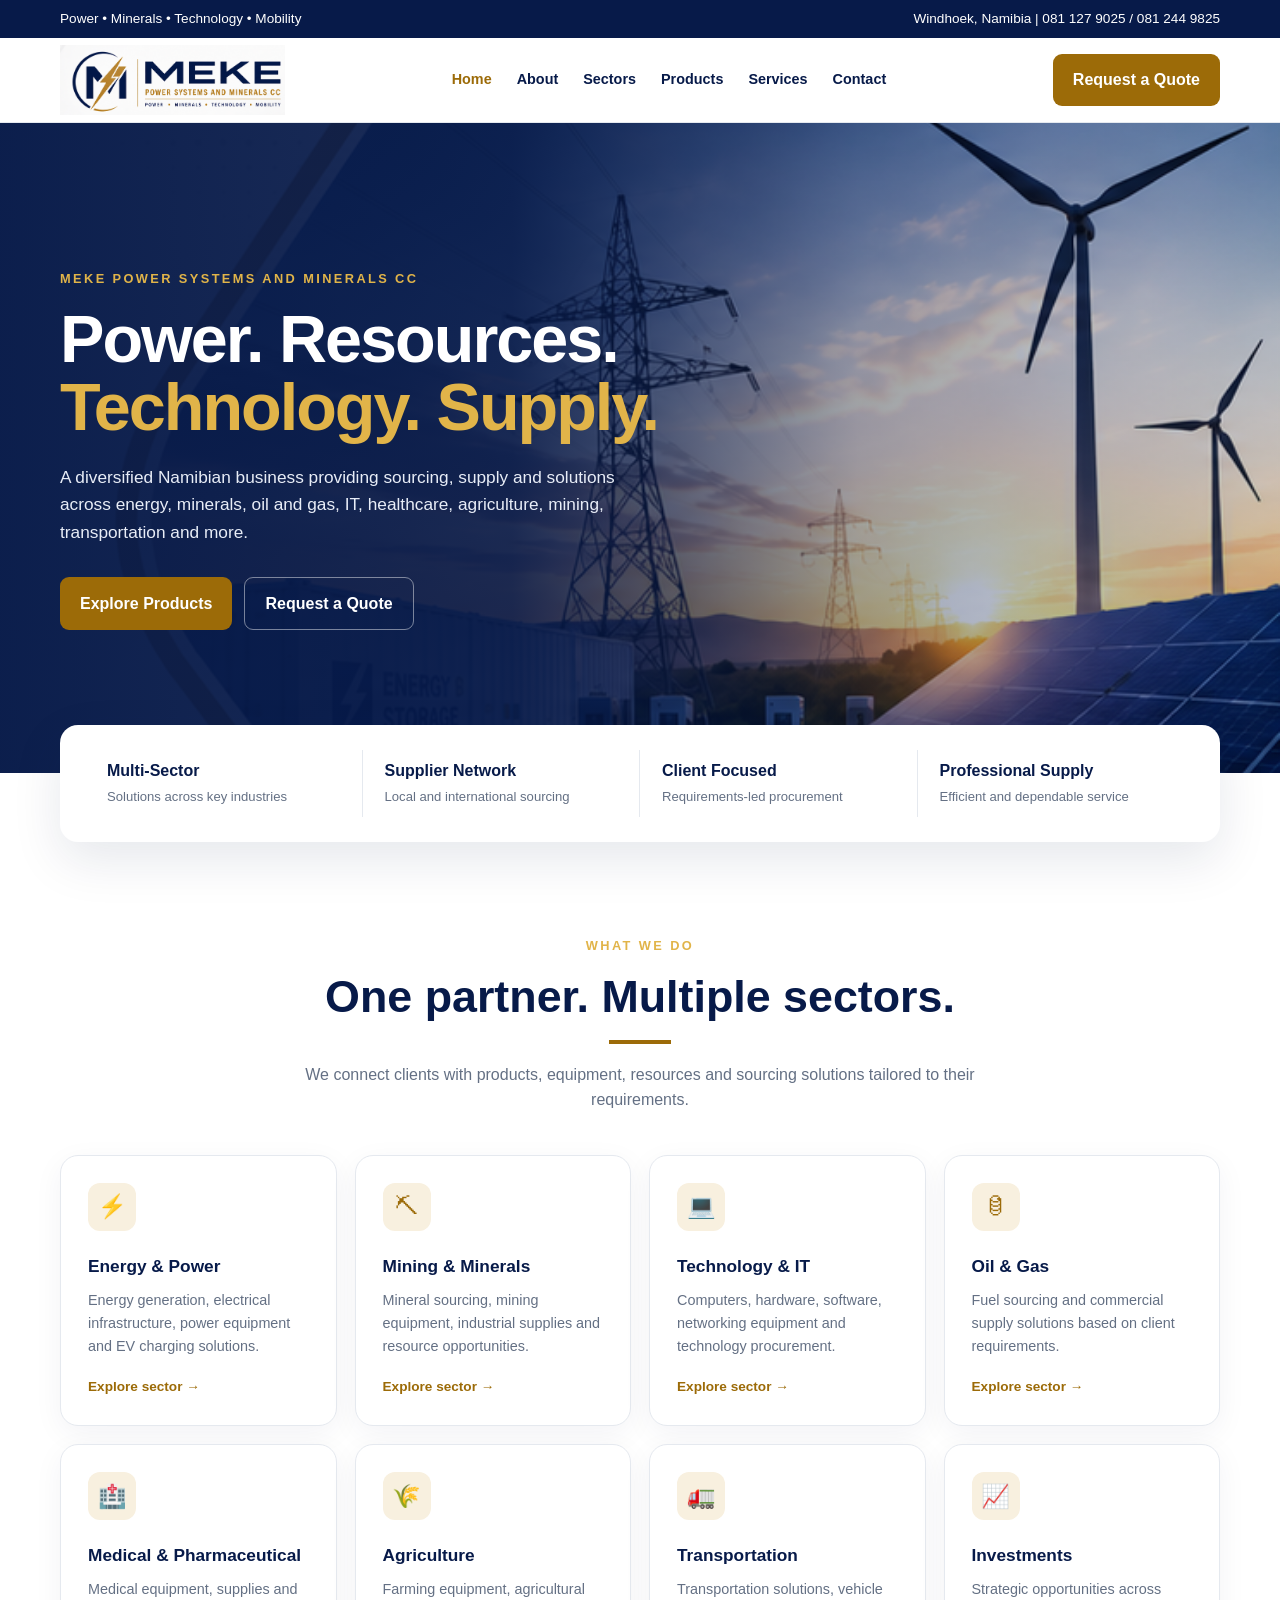
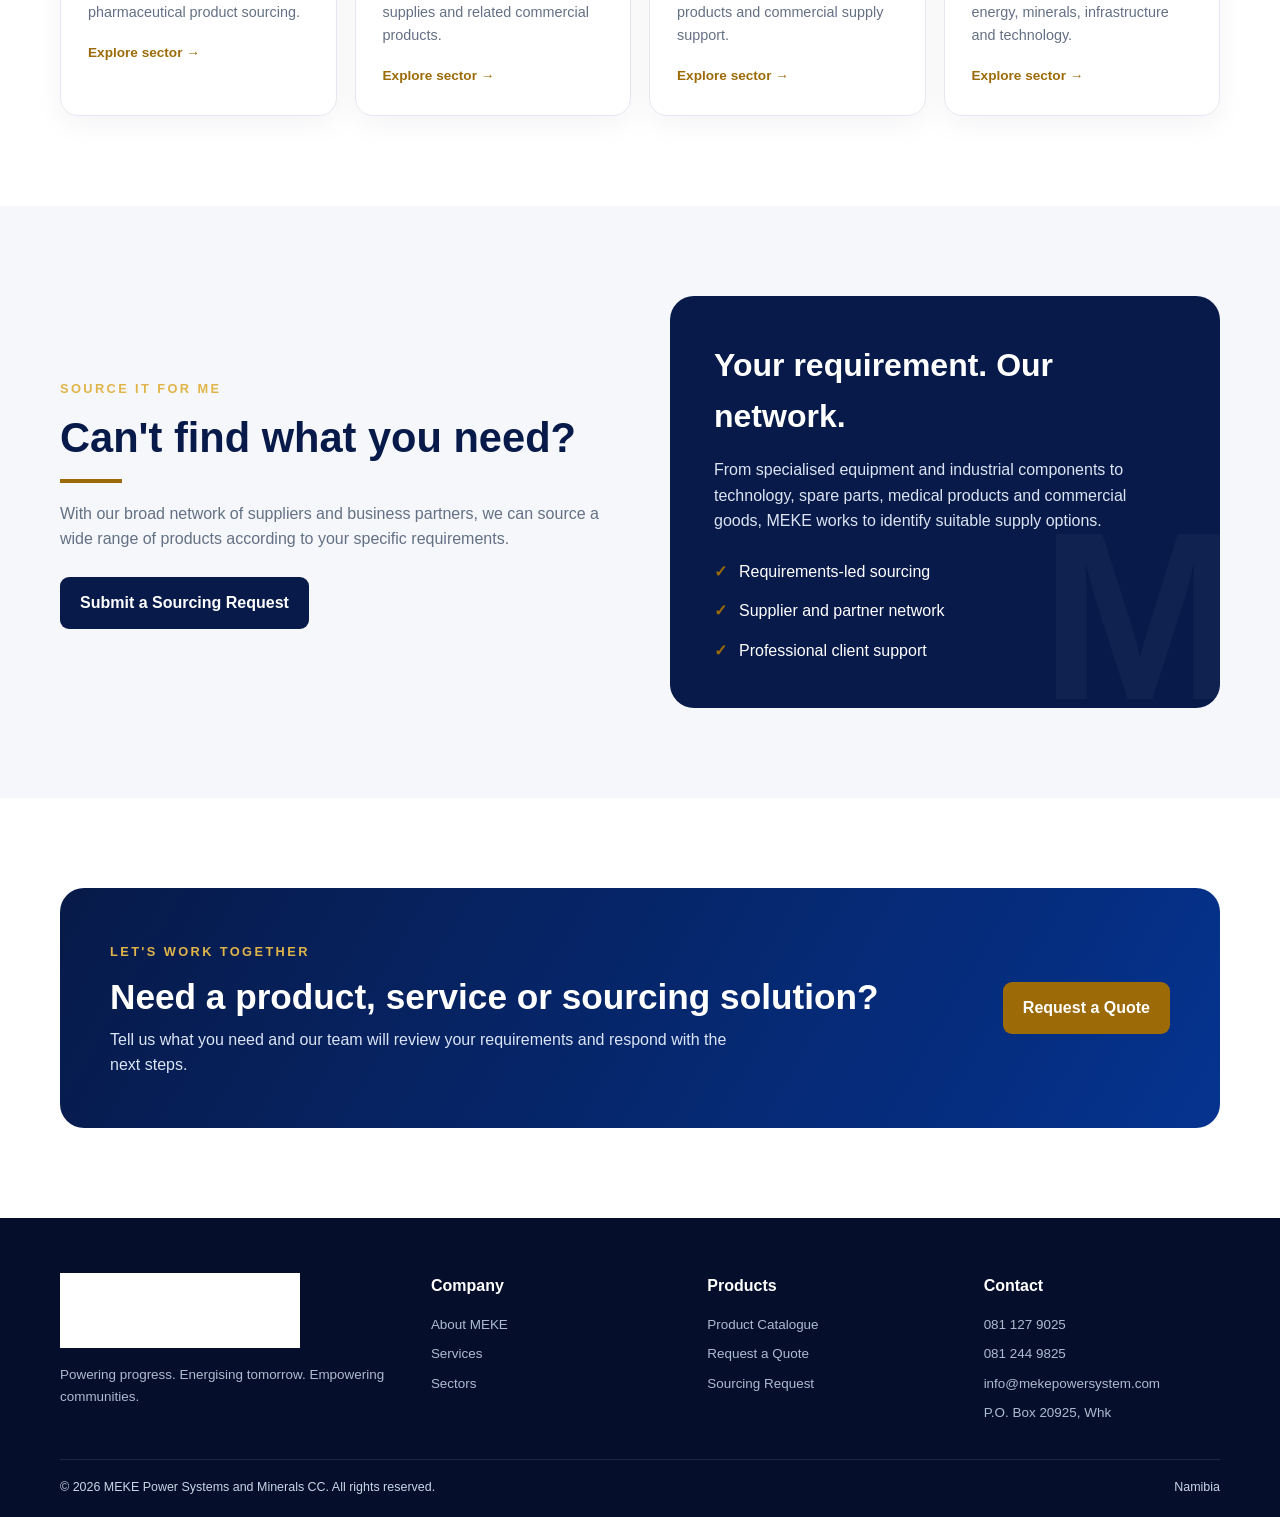
<file: index.html>
<!doctype html>
<html lang="en">

<head>
    <meta charset="utf-8">
    <meta name="viewport" content="width=device-width,initial-scale=1">
    <title>MEKE Power Systems and Minerals CC | Power • Resources • Technology</title>
    <meta name="description"
        content="MEKE Power Systems and Minerals CC - diversified sourcing, supply, power, minerals, technology, industrial and commercial solutions.">
    <link rel="stylesheet" href="css/style.css">
</head>

<body>
    <div class="topbar">
        <div class="container"><span>Power • Minerals • Technology • Mobility</span><span>Windhoek, Namibia | 081 127
                9025 / 081 244 9825</span></div>
    </div>
    <header class="navbar">
        <div class="container nav-inner"><a class="brand" href="index.html"><img src="assets/meke-logo.png"
                    alt="MEKE Power Systems and Minerals CC"></a><button class="menu" aria-label="Open menu">☰</button>
            <nav class="nav-links"><a class="active" href="index.html">Home</a><a href="about.html">About</a><a
                    href="sectors.html">Sectors</a><a href="products.html">Products</a><a
                    href="services.html">Services</a><a href="contact.html">Contact</a></nav><a class="nav-cta"
                href="quote.html">Request a Quote</a>
        </div>
    </header>
    <main>
        <section class="hero"><img class="hero-bg" src="assets/hero-energy.png" alt="Energy and power infrastructure">
            <div class="container hero-content">
                <div class="hero-copy"><span class="eyebrow">MEKE POWER SYSTEMS AND MINERALS CC</span>
                    <h1>Power. Resources.<br><span>Technology. Supply.</span></h1>
                    <p>A diversified Namibian business providing sourcing, supply and solutions across energy, minerals,
                        oil and gas, IT, healthcare, agriculture, mining, transportation and more.</p>
                    <div class="hero-actions"><a class="btn btn-gold" href="products.html">Explore Products</a><a
                            class="btn btn-outline" href="quote.html">Request a Quote</a></div>
                </div>
            </div>
        </section>
        <section class="trust-strip">
            <div class="container trust-grid">
                <div class="trust-item"><strong>Multi-Sector</strong><span>Solutions across key industries</span></div>
                <div class="trust-item"><strong>Supplier Network</strong><span>Local and international sourcing</span>
                </div>
                <div class="trust-item"><strong>Client Focused</strong><span>Requirements-led procurement</span></div>
                <div class="trust-item"><strong>Professional Supply</strong><span>Efficient and dependable
                        service</span></div>
            </div>
        </section>
        <section class="section">
            <div class="container">
                <div class="section-head center"><span class="eyebrow">WHAT WE DO</span>
                    <h2>One partner. Multiple sectors.</h2>
                    <div class="gold-line"></div>
                    <p>We connect clients with products, equipment, resources and sourcing solutions tailored to their
                        requirements.</p>
                </div>
                <div class="sector-grid">
                    <article class="card sector-card">
                        <div class="sector-icon">⚡</div>
                        <h3>Energy & Power</h3>
                        <p>Energy generation, electrical infrastructure, power equipment and EV charging solutions.</p>
                        <a href="sectors.html#energy">Explore sector →</a>
                    </article>
                    <article class="card sector-card">
                        <div class="sector-icon">⛏</div>
                        <h3>Mining & Minerals</h3>
                        <p>Mineral sourcing, mining equipment, industrial supplies and resource opportunities.</p><a
                            href="sectors.html#mining">Explore sector →</a>
                    </article>
                    <article class="card sector-card">
                        <div class="sector-icon">💻</div>
                        <h3>Technology & IT</h3>
                        <p>Computers, hardware, software, networking equipment and technology procurement.</p><a
                            href="sectors.html#it">Explore sector →</a>
                    </article>
                    <article class="card sector-card">
                        <div class="sector-icon">🛢</div>
                        <h3>Oil & Gas</h3>
                        <p>Fuel sourcing and commercial supply solutions based on client requirements.</p><a
                            href="sectors.html#oil">Explore sector →</a>
                    </article>
                    <article class="card sector-card">
                        <div class="sector-icon">🏥</div>
                        <h3>Medical & Pharmaceutical</h3>
                        <p>Medical equipment, supplies and pharmaceutical product sourcing.</p><a
                            href="sectors.html#medical">Explore sector →</a>
                    </article>
                    <article class="card sector-card">
                        <div class="sector-icon">🌾</div>
                        <h3>Agriculture</h3>
                        <p>Farming equipment, agricultural supplies and related commercial products.</p><a
                            href="sectors.html#agriculture">Explore sector →</a>
                    </article>
                    <article class="card sector-card">
                        <div class="sector-icon">🚛</div>
                        <h3>Transportation</h3>
                        <p>Transportation solutions, vehicle products and commercial supply support.</p><a
                            href="sectors.html#transport">Explore sector →</a>
                    </article>
                    <article class="card sector-card">
                        <div class="sector-icon">📈</div>
                        <h3>Investments</h3>
                        <p>Strategic opportunities across energy, minerals, infrastructure and technology.</p><a
                            href="sectors.html#investments">Explore sector →</a>
                    </article>
                </div>
            </div>
        </section>
        <section class="section alt">
            <div class="container split">
                <div><span class="eyebrow">SOURCE IT FOR ME</span>
                    <h2 style="color:var(--navy);font-size:2.6rem;line-height:1.1">Can't find what you need?</h2>
                    <div class="gold-line"></div>
                    <p style="color:var(--muted);max-width:620px">With our broad network of suppliers and business
                        partners, we can source a wide range of products according to your specific requirements.</p>
                    <div style="margin-top:25px"><a class="btn btn-navy" href="quote.html?type=sourcing">Submit a
                            Sourcing Request</a></div>
                </div>
                <div class="about-panel">
                    <h3>Your requirement. Our network.</h3>
                    <p>From specialised equipment and industrial components to technology, spare parts, medical products
                        and commercial goods, MEKE works to identify suitable supply options.</p>
                    <div class="checklist">
                        <div class="check"><b>✓</b><span>Requirements-led sourcing</span></div>
                        <div class="check"><b>✓</b><span>Supplier and partner network</span></div>
                        <div class="check"><b>✓</b><span>Professional client support</span></div>
                    </div>
                </div>
            </div>
        </section>
        <section class="section">
            <div class="container">
                <div class="banner">
                    <div><span class="eyebrow">LET'S WORK TOGETHER</span>
                        <h2>Need a product, service or sourcing solution?</h2>
                        <p>Tell us what you need and our team will review your requirements and respond with the next
                            steps.</p>
                    </div><a class="btn btn-gold" href="quote.html">Request a Quote</a>
                </div>
            </div>
        </section>
    </main>
    <footer class="footer">
        <div class="container footer-grid">
            <div class="footer-brand"><img src="assets/meke-logo.png" alt="MEKE">
                <p>Powering progress. Energising tomorrow. Empowering communities.</p>
            </div>
            <div>
                <h4>Company</h4>
                <ul>
                    <li><a href="about.html">About MEKE</a></li>
                    <li><a href="services.html">Services</a></li>
                    <li><a href="sectors.html">Sectors</a></li>
                </ul>
            </div>
            <div>
                <h4>Products</h4>
                <ul>
                    <li><a href="products.html">Product Catalogue</a></li>
                    <li><a href="quote.html">Request a Quote</a></li>
                    <li><a href="quote.html?type=sourcing">Sourcing Request</a></li>
                </ul>
            </div>
            <div>
                <h4>Contact</h4>
                <ul>
                    <li>081 127 9025</li>
                    <li>081 244 9825</li>
                    <li>info@mekepowersystem.com</li>
                    <li>P.O. Box 20925, Whk</li>
                </ul>
            </div>
        </div>
        <div class="container copyright"><span>© <span id="year"></span> MEKE Power Systems and Minerals CC. All rights
                reserved.</span><span>Namibia</span></div>
    </footer>
    <script src="js/main.js"></script>
</body>

</html>
</file>
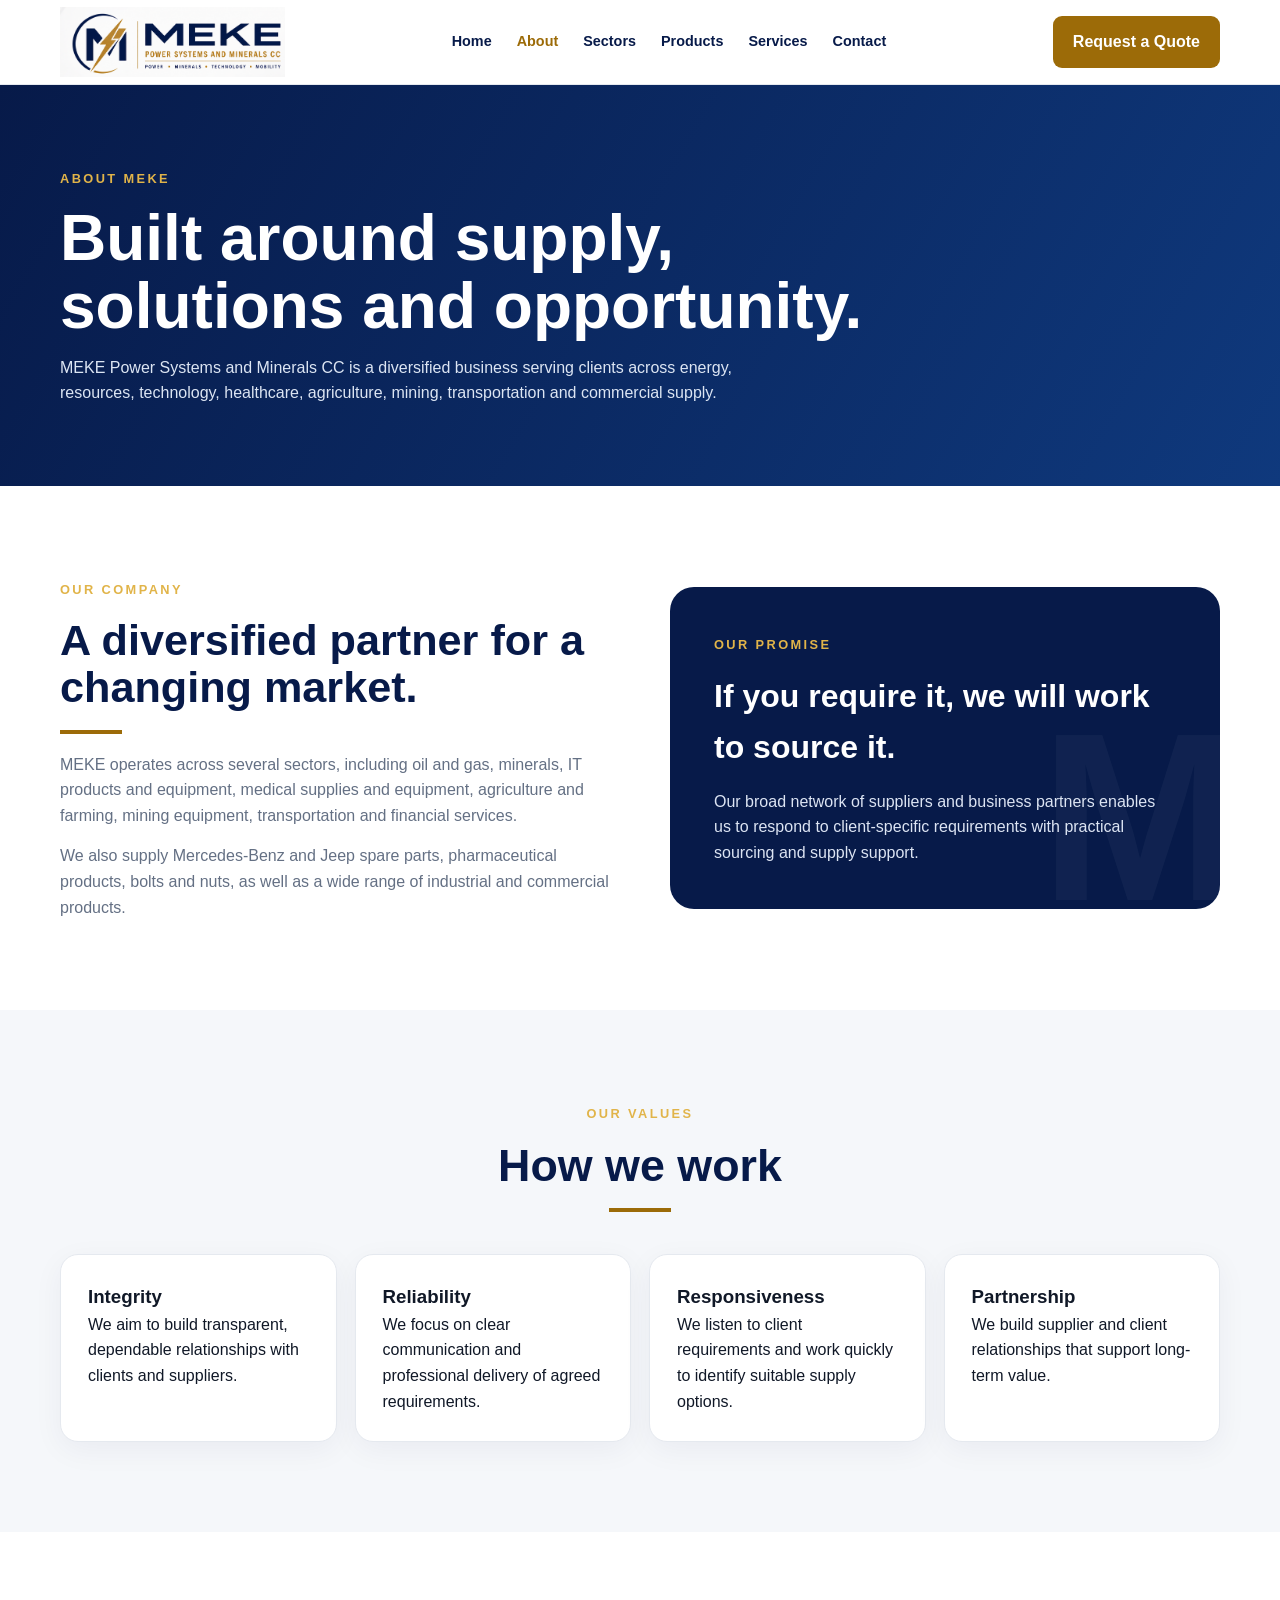
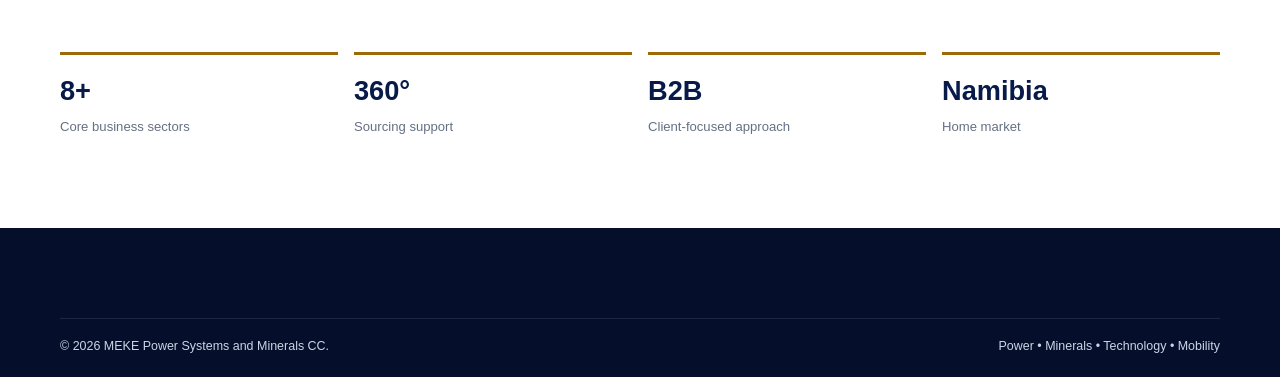
<file: about.html>
<!doctype html><html lang="en"><head><meta charset="utf-8"><meta name="viewport" content="width=device-width,initial-scale=1"><title>About | MEKE Power Systems and Minerals CC</title><link rel="stylesheet" href="css/style.css"></head><body><header class="navbar"><div class="container nav-inner"><a class="brand" href="index.html"><img src="assets/meke-logo.png" alt="MEKE"></a><button class="menu">☰</button><nav class="nav-links"><a href="index.html">Home</a><a class="active" href="about.html">About</a><a href="sectors.html">Sectors</a><a href="products.html">Products</a><a href="services.html">Services</a><a href="contact.html">Contact</a></nav><a class="nav-cta" href="quote.html">Request a Quote</a></div></header><section class="page-hero"><div class="container"><span class="eyebrow">ABOUT MEKE</span><h1>Built around supply,<br>solutions and opportunity.</h1><p>MEKE Power Systems and Minerals CC is a diversified business serving clients across energy, resources, technology, healthcare, agriculture, mining, transportation and commercial supply.</p></div></section><section class="section"><div class="container split"><div><span class="eyebrow">OUR COMPANY</span><h2 style="font-size:2.7rem;color:var(--navy);line-height:1.1">A diversified partner for a changing market.</h2><div class="gold-line"></div><p style="color:var(--muted)">MEKE operates across several sectors, including oil and gas, minerals, IT products and equipment, medical supplies and equipment, agriculture and farming, mining equipment, transportation and financial services.</p><p style="color:var(--muted);margin-top:15px">We also supply Mercedes-Benz and Jeep spare parts, pharmaceutical products, bolts and nuts, as well as a wide range of industrial and commercial products.</p></div><div class="about-panel"><span class="eyebrow">OUR PROMISE</span><h3>If you require it, we will work to source it.</h3><p>Our broad network of suppliers and business partners enables us to respond to client-specific requirements with practical sourcing and supply support.</p></div></div></section><section class="section alt"><div class="container"><div class="section-head center"><span class="eyebrow">OUR VALUES</span><h2>How we work</h2><div class="gold-line"></div></div><div class="sector-grid"><div class="card"><h3>Integrity</h3><p>We aim to build transparent, dependable relationships with clients and suppliers.</p></div><div class="card"><h3>Reliability</h3><p>We focus on clear communication and professional delivery of agreed requirements.</p></div><div class="card"><h3>Responsiveness</h3><p>We listen to client requirements and work quickly to identify suitable supply options.</p></div><div class="card"><h3>Partnership</h3><p>We build supplier and client relationships that support long-term value.</p></div></div></div></section><section class="section"><div class="container"><div class="stats"><div class="stat"><strong>8+</strong><span>Core business sectors</span></div><div class="stat"><strong>360°</strong><span>Sourcing support</span></div><div class="stat"><strong>B2B</strong><span>Client-focused approach</span></div><div class="stat"><strong>Namibia</strong><span>Home market</span></div></div></div></section><footer class="footer"><div class="container copyright"><span>© <span id="year"></span> MEKE Power Systems and Minerals CC.</span><span>Power • Minerals • Technology • Mobility</span></div></footer><script src="js/main.js"></script></body></html>
</file>
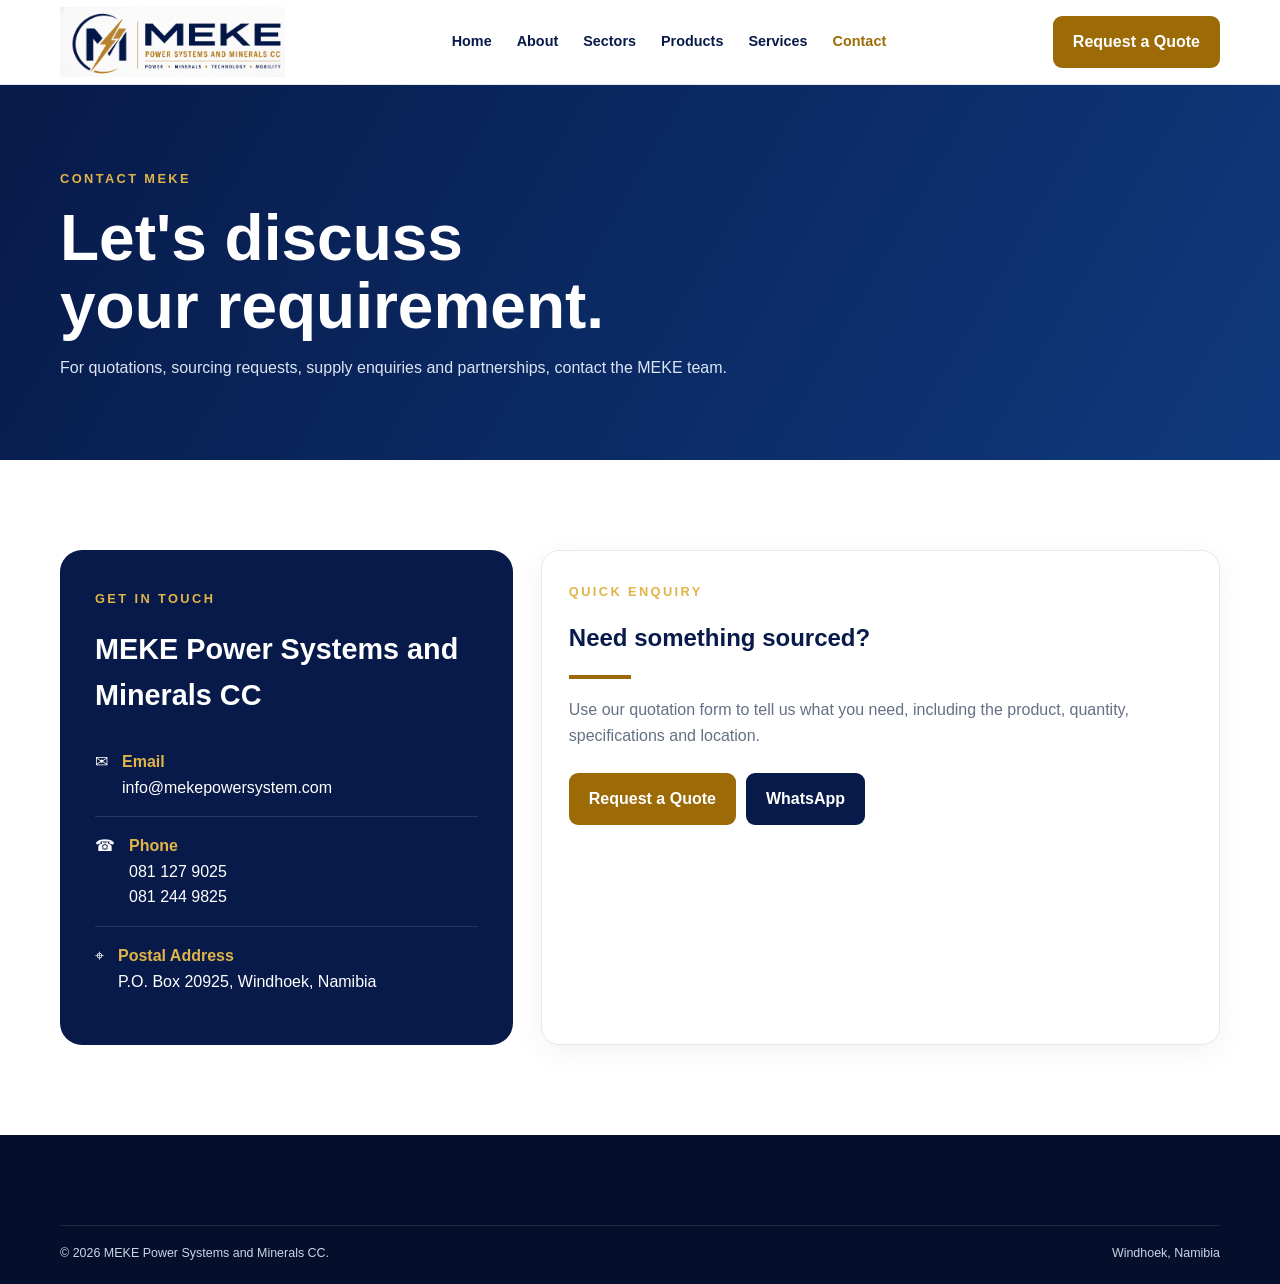
<file: contact.html>
<!doctype html>
<html lang="en">

<head>
    <meta charset="utf-8">
    <meta name="viewport" content="width=device-width,initial-scale=1">
    <title>Contact | MEKE Power Systems and Minerals CC</title>
    <link rel="stylesheet" href="css/style.css">
</head>

<body>
    <header class="navbar">
        <div class="container nav-inner"><a class="brand" href="index.html"><img src="assets/meke-logo.png"
                    alt="MEKE"></a><button class="menu">☰</button>
            <nav class="nav-links"><a href="index.html">Home</a><a href="about.html">About</a><a
                    href="sectors.html">Sectors</a><a href="products.html">Products</a><a
                    href="services.html">Services</a><a class="active" href="contact.html">Contact</a></nav><a
                class="nav-cta" href="quote.html">Request a Quote</a>
        </div>
    </header>
    <section class="page-hero">
        <div class="container"><span class="eyebrow">CONTACT MEKE</span>
            <h1>Let's discuss<br>your requirement.</h1>
            <p>For quotations, sourcing requests, supply enquiries and partnerships, contact the MEKE team.</p>
        </div>
    </section>
    <section class="section">
        <div class="container contact-grid">
            <div class="contact-card"><span class="eyebrow">GET IN TOUCH</span>
                <h3>MEKE Power Systems and Minerals CC</h3>
                <div class="contact-row">
                    <div>✉</div>
                    <div><b>Email</b><a href="mailto:info@mekepowersystem.com">info@mekepowersystem.com</a></div>
                </div>
                <div class="contact-row">
                    <div>☎</div>
                    <div><b>Phone</b><a href="tel:+264811279025">081 127 9025</a><br><a href="tel:+264812449825">081 244
                            9825</a></div>
                </div>
                <div class="contact-row">
                    <div>⌖</div>
                    <div><b>Postal Address</b>P.O. Box 20925, Windhoek, Namibia</div>
                </div>
            </div>
            <div class="card"><span class="eyebrow">QUICK ENQUIRY</span>
                <h2 style="color:var(--navy)">Need something sourced?</h2>
                <div class="gold-line"></div>
                <p style="color:var(--muted)">Use our quotation form to tell us what you need, including the product,
                    quantity, specifications and location.</p>
                <div style="display:flex;gap:10px;flex-wrap:wrap;margin-top:25px"><a class="btn btn-gold"
                        href="quote.html">Request a Quote</a><a class="btn btn-navy"
                        href="https://wa.me/264811279025?text=Hello%20MEKE%2C%20I%20would%20like%20to%20make%20an%20enquiry."
                        target="_blank">WhatsApp</a></div>
            </div>
        </div>
    </section>
    <footer class="footer">
        <div class="container copyright"><span>© <span id="year"></span> MEKE Power Systems and Minerals
                CC.</span><span>Windhoek, Namibia</span></div>
    </footer>
    <script src="js/main.js"></script>
</body>

</html>
</file>
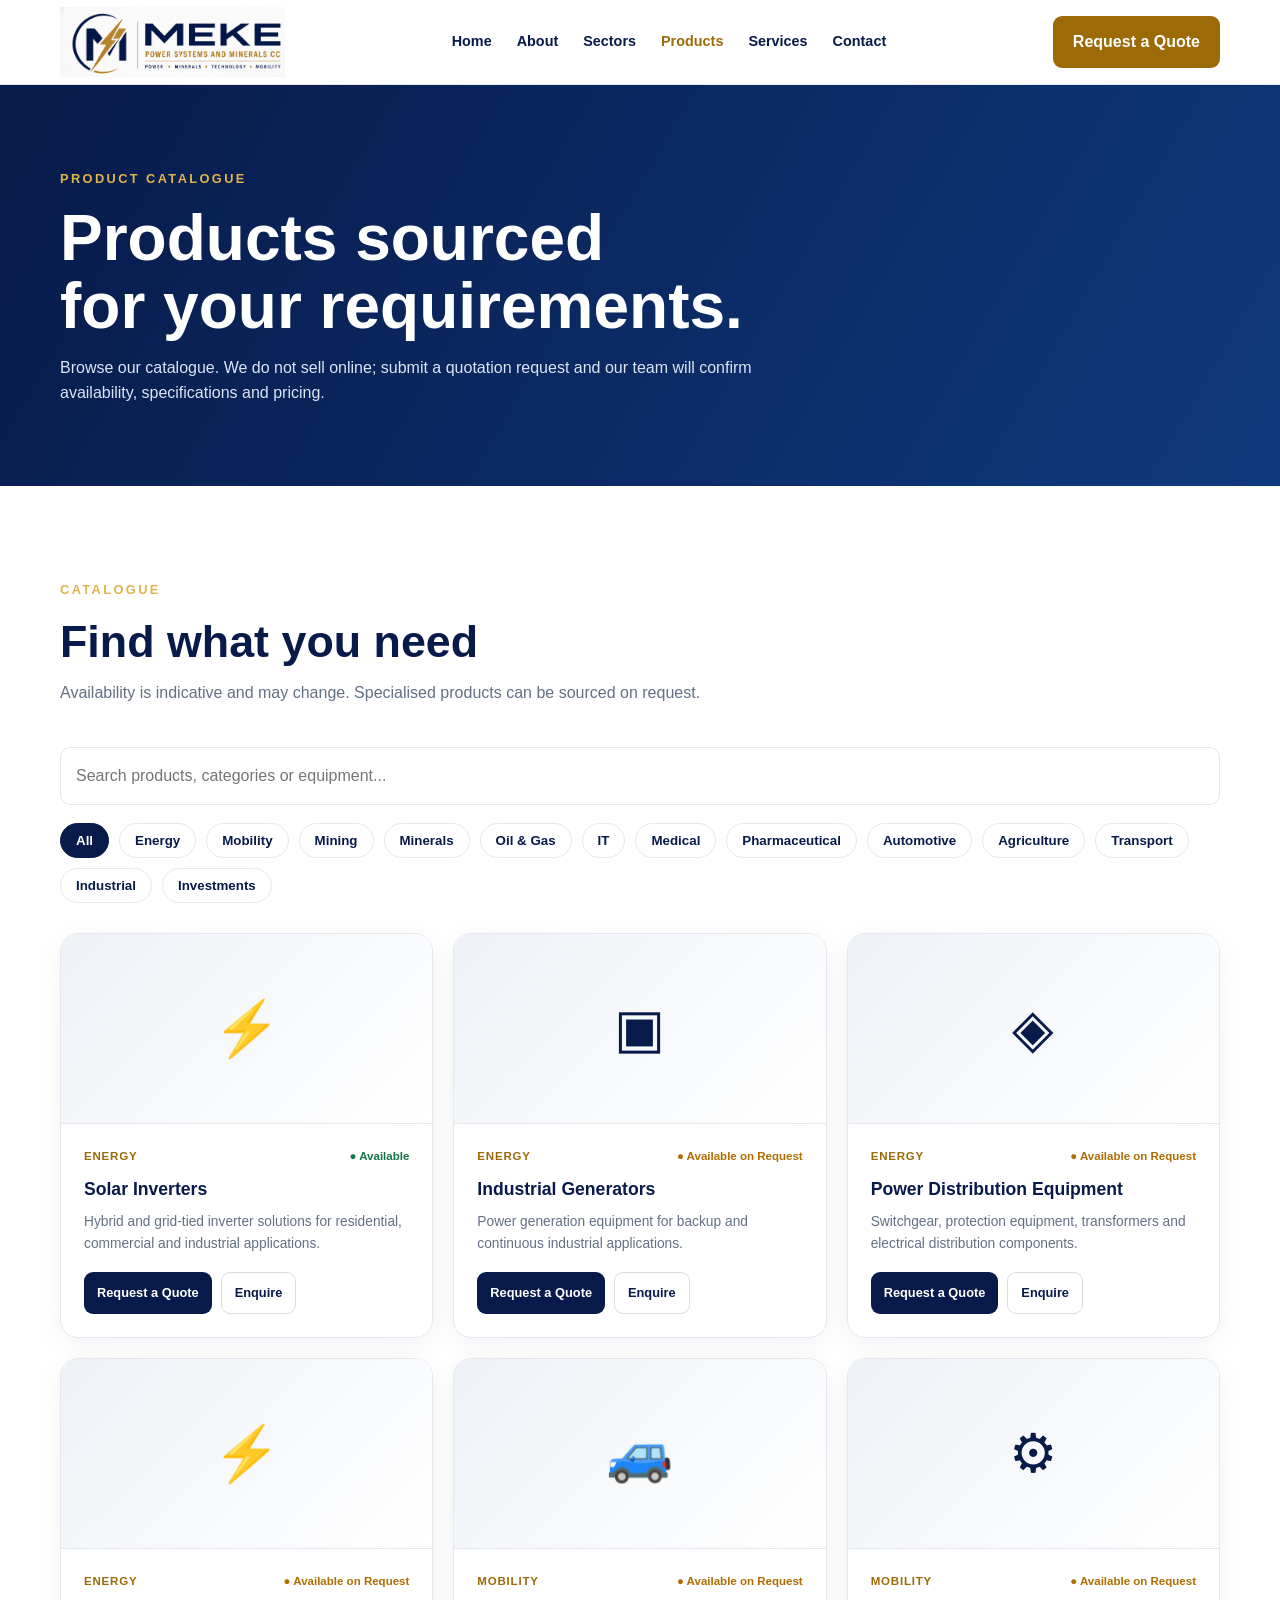
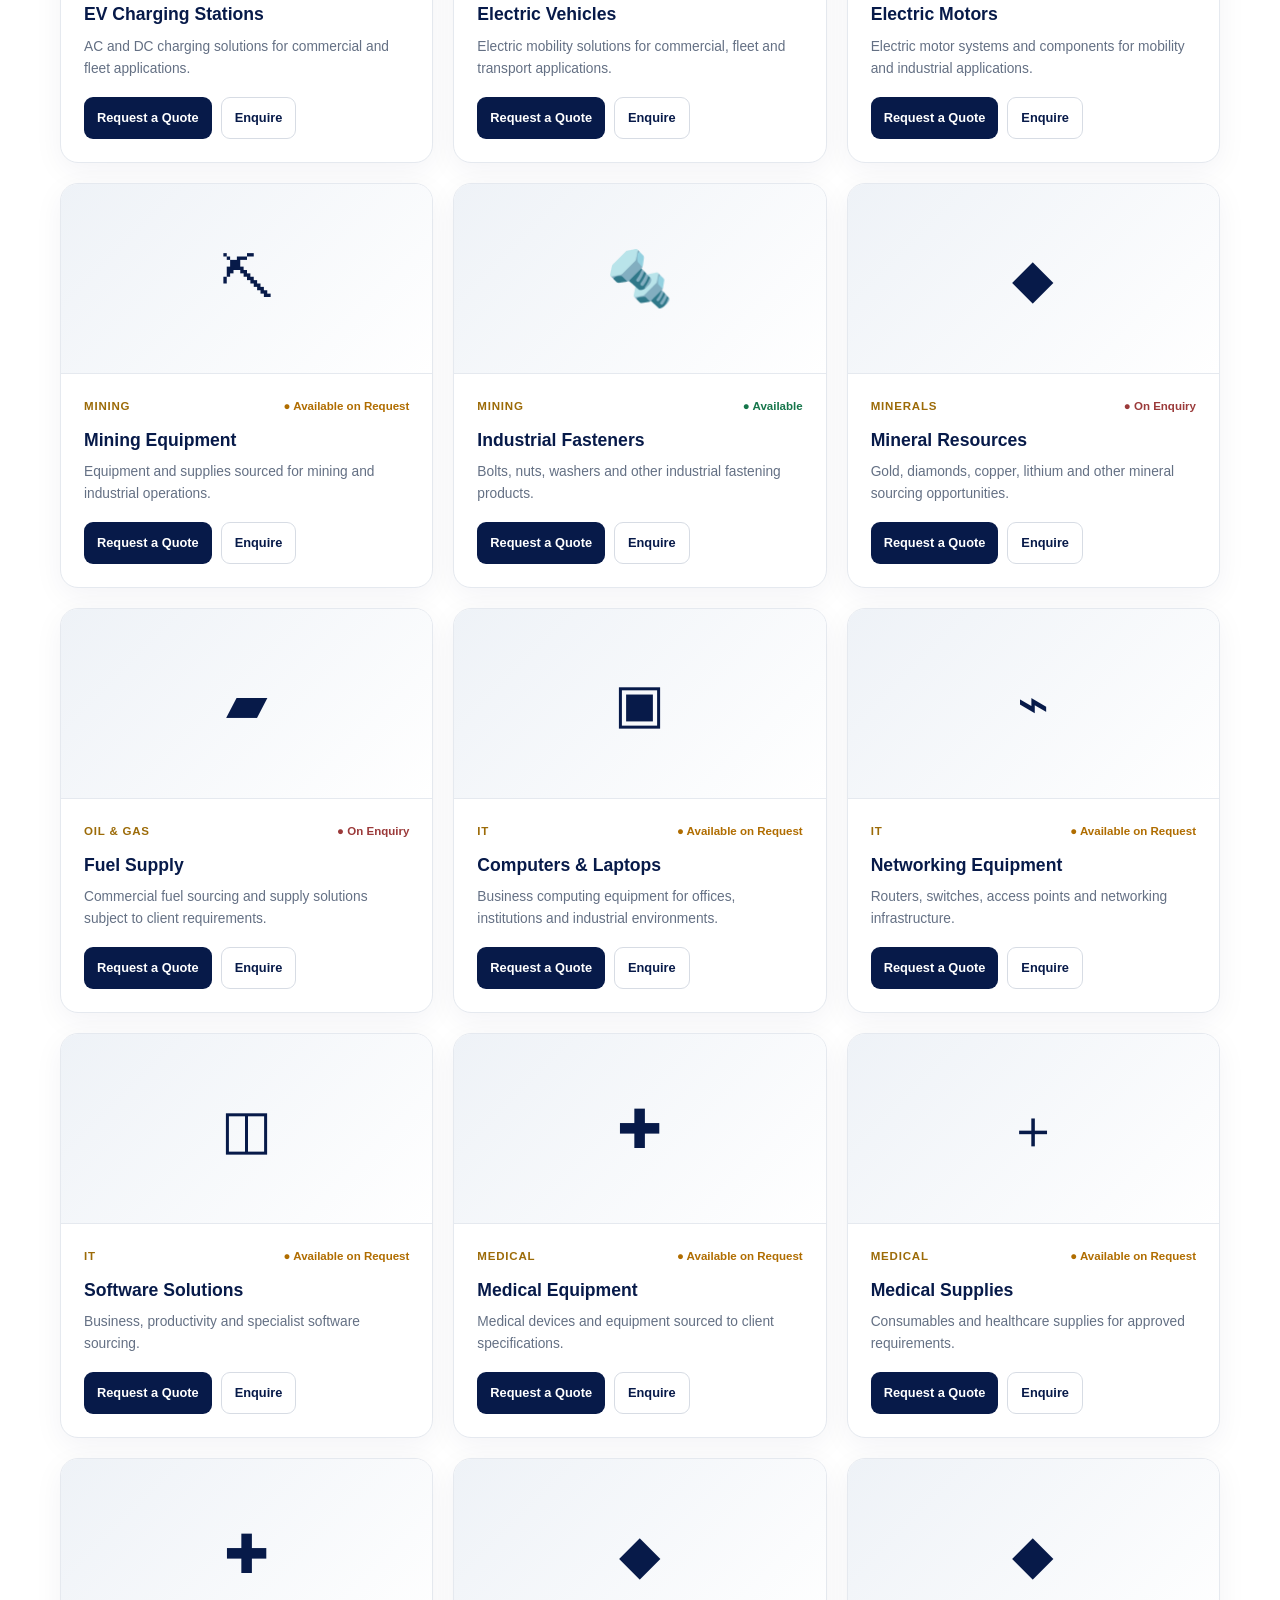
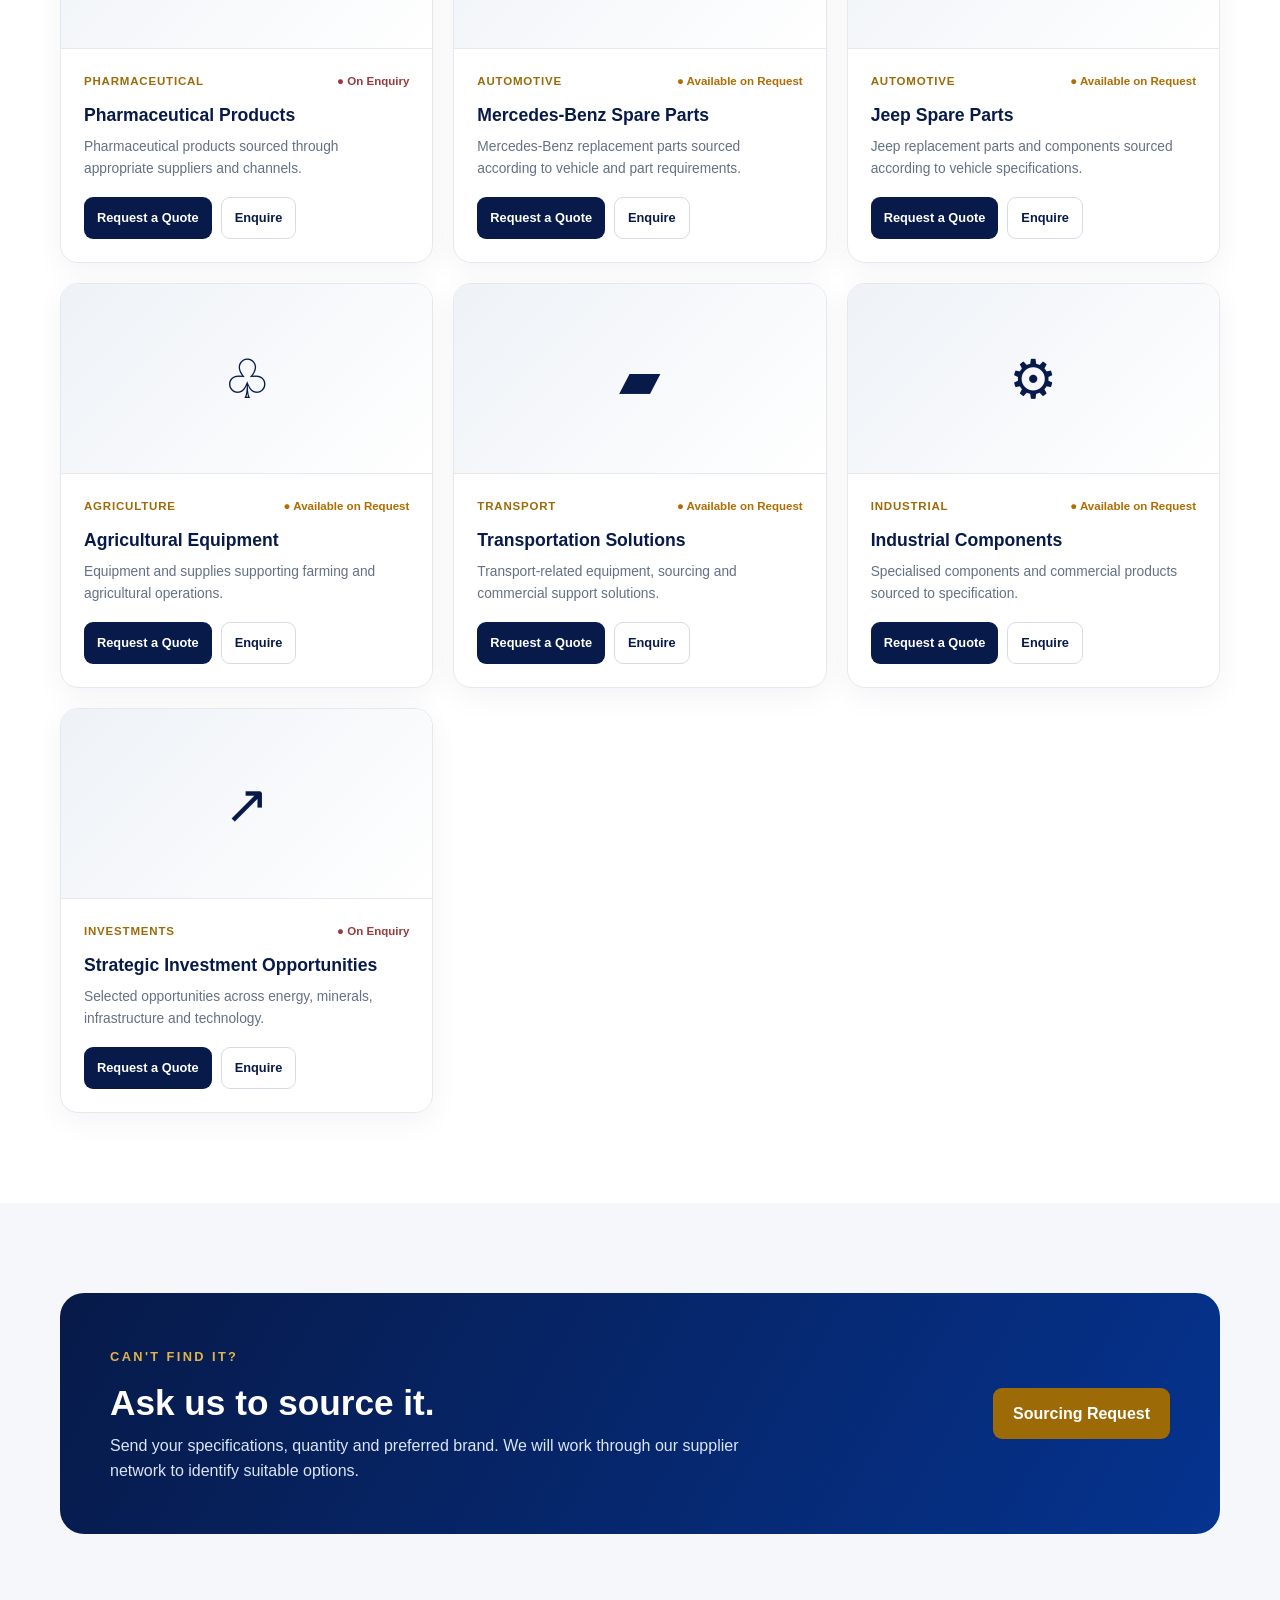
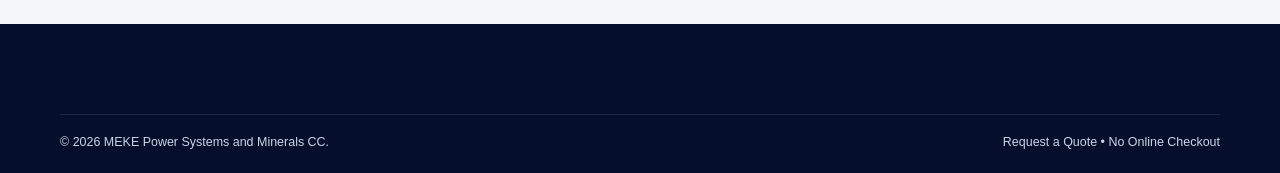
<file: products.html>
<!doctype html><html lang="en"><head><meta charset="utf-8"><meta name="viewport" content="width=device-width,initial-scale=1"><title>Products | MEKE Power Systems and Minerals CC</title><link rel="stylesheet" href="css/style.css"></head><body><header class="navbar"><div class="container nav-inner"><a class="brand" href="index.html"><img src="assets/meke-logo.png" alt="MEKE"></a><button class="menu">☰</button><nav class="nav-links"><a href="index.html">Home</a><a href="about.html">About</a><a href="sectors.html">Sectors</a><a class="active" href="products.html">Products</a><a href="services.html">Services</a><a href="contact.html">Contact</a></nav><a class="nav-cta" href="quote.html">Request a Quote</a></div></header><section class="page-hero"><div class="container"><span class="eyebrow">PRODUCT CATALOGUE</span><h1>Products sourced<br>for your requirements.</h1><p>Browse our catalogue. We do not sell online; submit a quotation request and our team will confirm availability, specifications and pricing.</p></div></section><section class="section"><div class="container"><div class="section-head"><span class="eyebrow">CATALOGUE</span><h2>Find what you need</h2><p>Availability is indicative and may change. Specialised products can be sourced on request.</p></div><input id="search" aria-label="Search products" placeholder="Search products, categories or equipment..." style="width:100%;padding:15px;border:1px solid var(--line);border-radius:10px;margin-bottom:18px;font:inherit"><div id="filters" class="filters"></div><div id="product-grid" class="product-grid"></div></div></section><section class="section alt"><div class="container"><div class="banner"><div><span class="eyebrow">CAN'T FIND IT?</span><h2>Ask us to source it.</h2><p>Send your specifications, quantity and preferred brand. We will work through our supplier network to identify suitable options.</p></div><a class="btn btn-gold" href="quote.html?type=sourcing">Sourcing Request</a></div></div></section><footer class="footer"><div class="container copyright"><span>© <span id="year"></span> MEKE Power Systems and Minerals CC.</span><span>Request a Quote • No Online Checkout</span></div></footer><script src="js/main.js"></script><script src="js/products.js"></script></body></html>
</file>
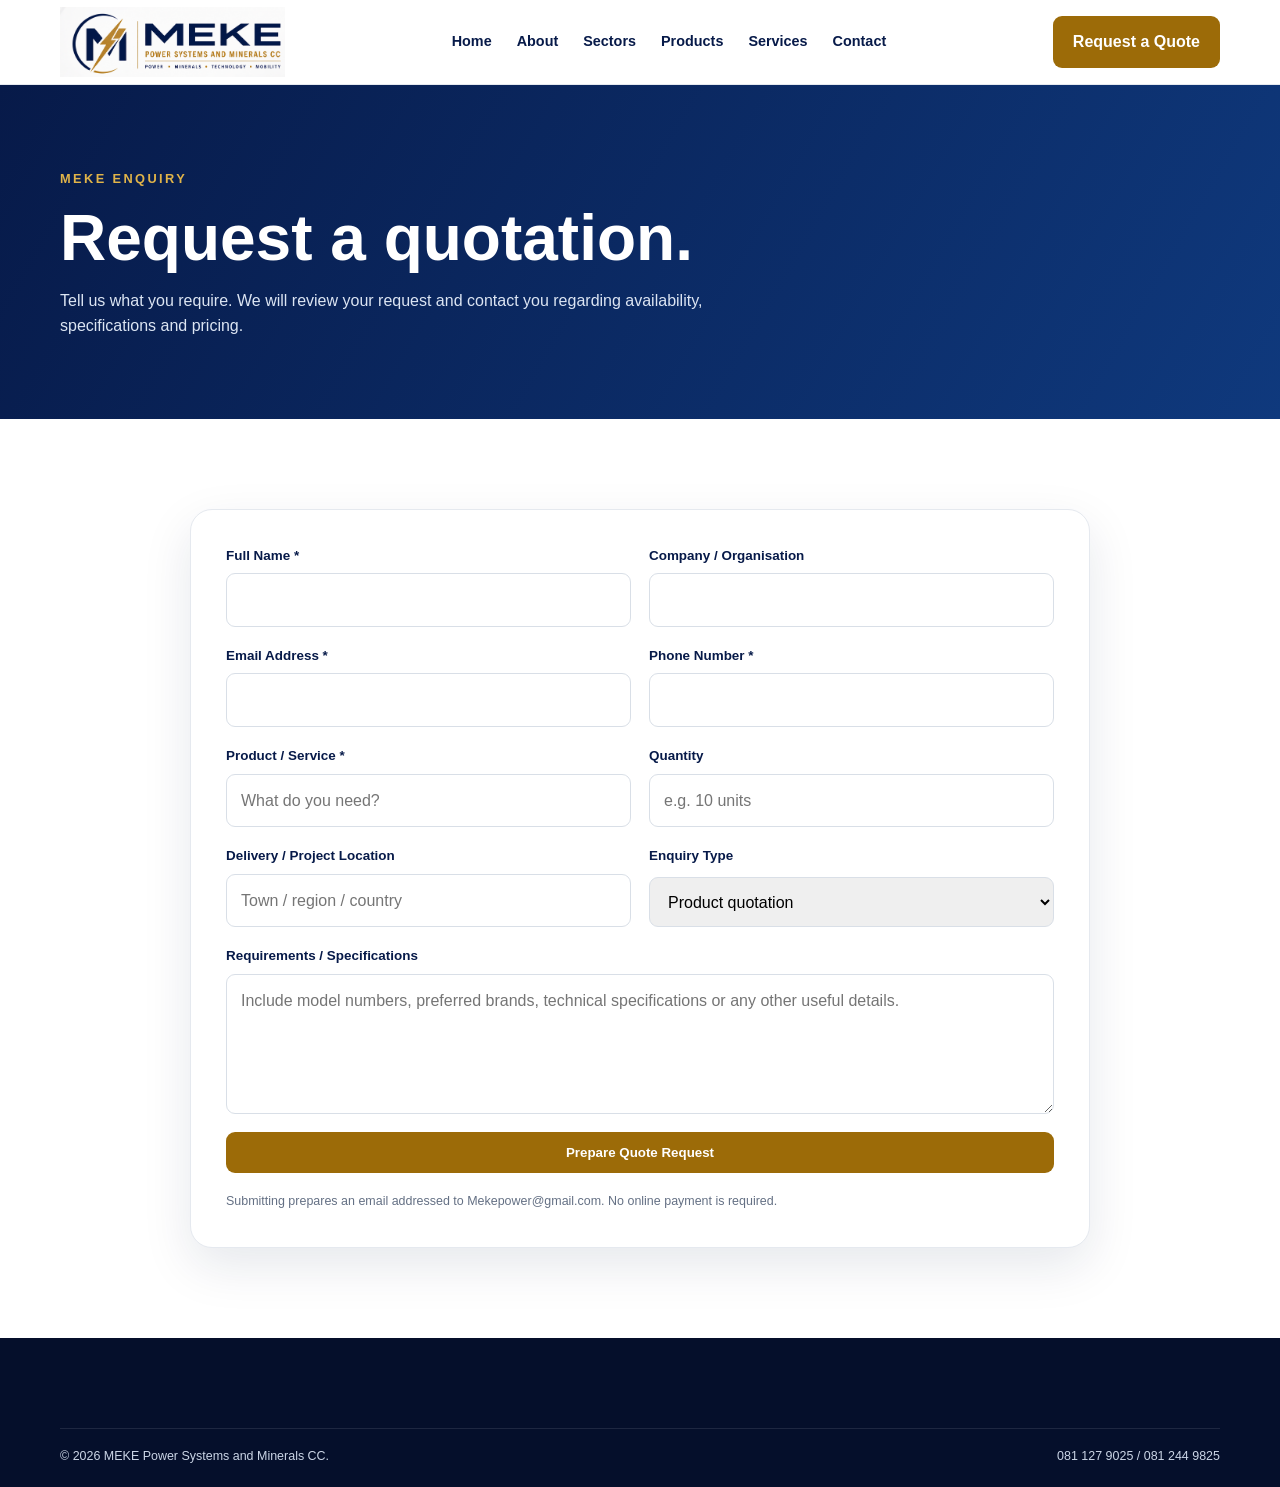
<file: quote.html>
<!doctype html><html lang="en"><head><meta charset="utf-8"><meta name="viewport" content="width=device-width,initial-scale=1"><title>Request a Quote | MEKE Power Systems and Minerals CC</title><link rel="stylesheet" href="css/style.css"></head><body><header class="navbar"><div class="container nav-inner"><a class="brand" href="index.html"><img src="assets/meke-logo.png" alt="MEKE"></a><button class="menu">☰</button><nav class="nav-links"><a href="index.html">Home</a><a href="about.html">About</a><a href="sectors.html">Sectors</a><a href="products.html">Products</a><a href="services.html">Services</a><a href="contact.html">Contact</a></nav><a class="nav-cta" href="quote.html">Request a Quote</a></div></header><section class="page-hero"><div class="container"><span class="eyebrow">MEKE ENQUIRY</span><h1>Request a quotation.</h1><p>Tell us what you require. We will review your request and contact you regarding availability, specifications and pricing.</p></div></section><section class="section"><div class="container"><div class="form-wrap"><form id="quote-form"><div class="form-grid"><div class="field"><label for="name">Full Name *</label><input id="name" name="name" required></div><div class="field"><label for="company">Company / Organisation</label><input id="company" name="company"></div><div class="field"><label for="email">Email Address *</label><input id="email" type="email" name="email" required></div><div class="field"><label for="phone">Phone Number *</label><input id="phone" name="phone" required></div><div class="field"><label for="product">Product / Service *</label><input id="product" name="product" required placeholder="What do you need?"></div><div class="field"><label for="quantity">Quantity</label><input id="quantity" name="quantity" placeholder="e.g. 10 units"></div><div class="field"><label for="location">Delivery / Project Location</label><input id="location" name="location" placeholder="Town / region / country"></div><div class="field"><label for="type">Enquiry Type</label><select id="type" name="type"><option>Product quotation</option><option>Sourcing request</option><option>Service enquiry</option><option>Partnership / investment enquiry</option></select></div><div class="field full"><label for="message">Requirements / Specifications</label><textarea id="message" name="message" placeholder="Include model numbers, preferred brands, technical specifications or any other useful details."></textarea></div><div class="field full"><button class="btn btn-gold" type="submit">Prepare Quote Request</button><p class="form-note">Submitting prepares an email addressed to Mekepower@gmail.com. No online payment is required.</p><div class="quote-success">Your request has been prepared. Please complete the email send step in your email application.</div></div></div></form></div></div></section><footer class="footer"><div class="container copyright"><span>© <span id="year"></span> MEKE Power Systems and Minerals CC.</span><span>081 127 9025 / 081 244 9825</span></div></footer><script src="js/main.js"></script></body></html>
</file>
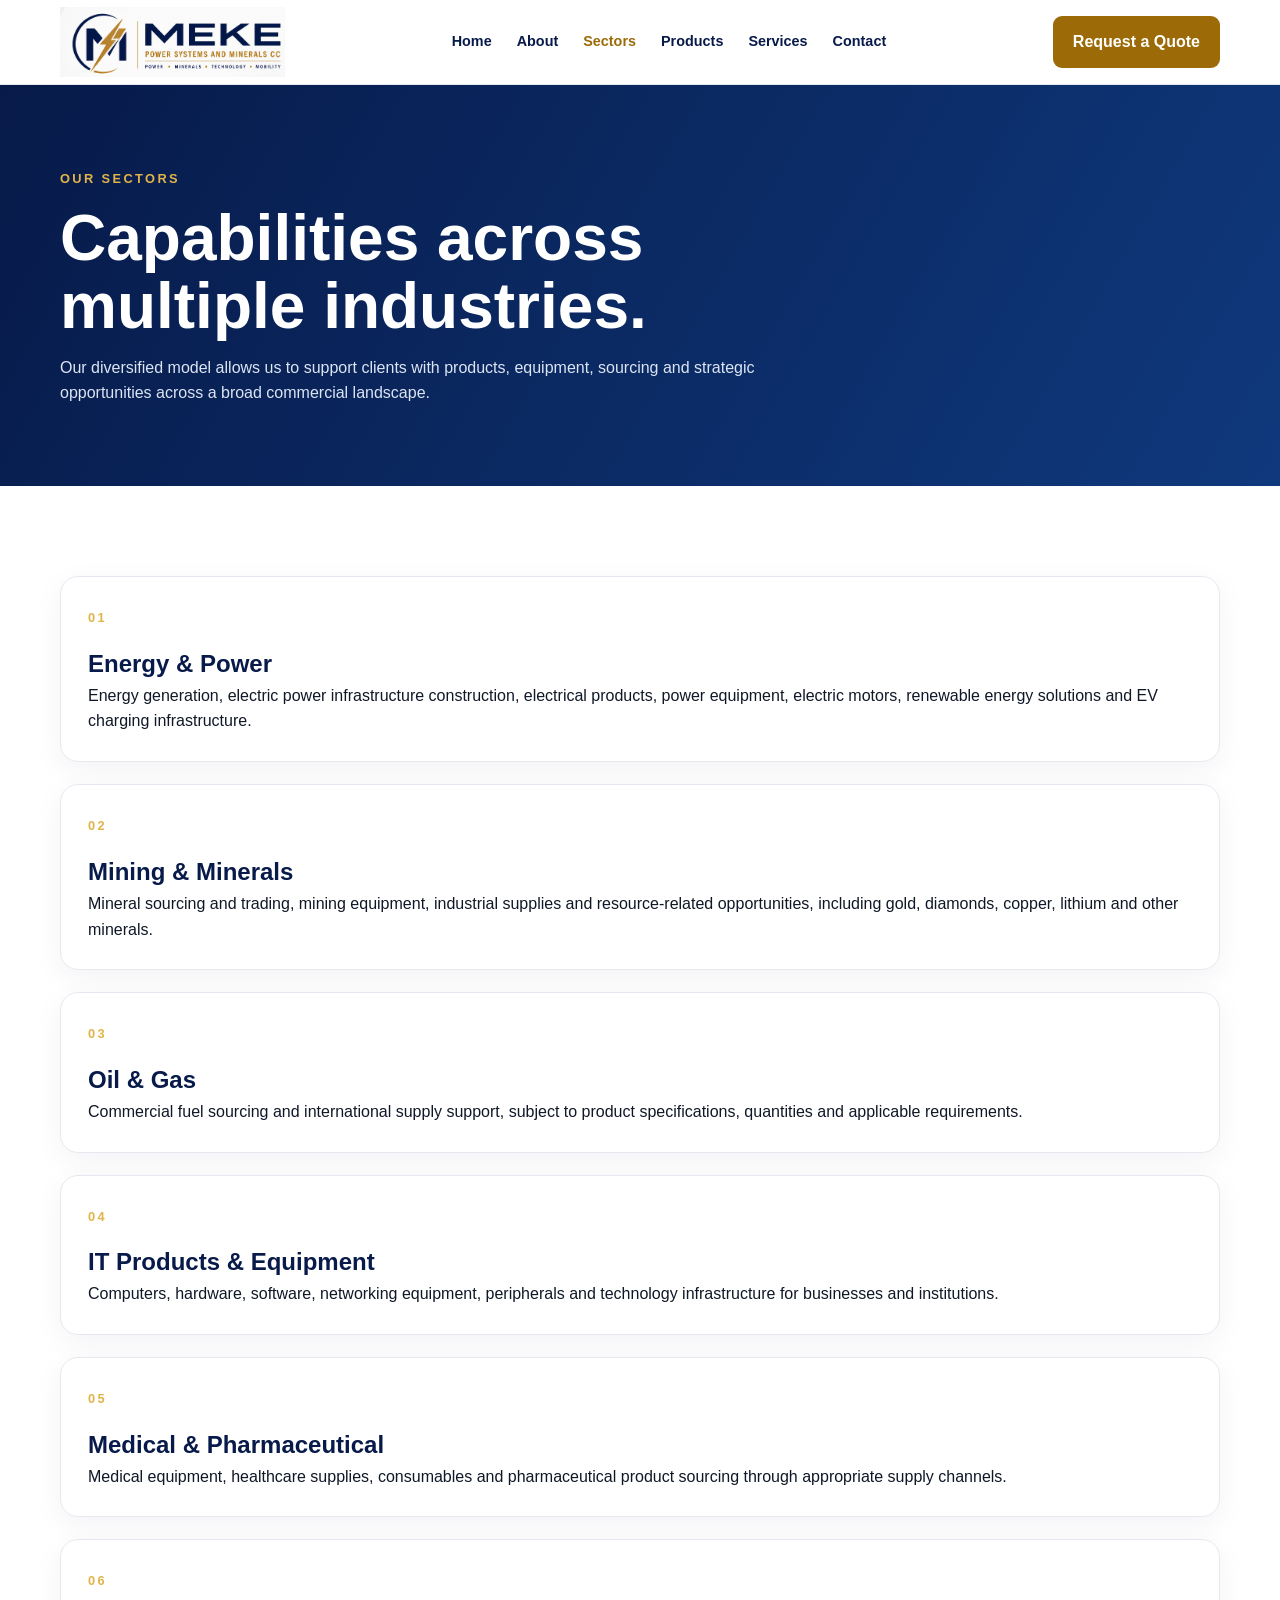
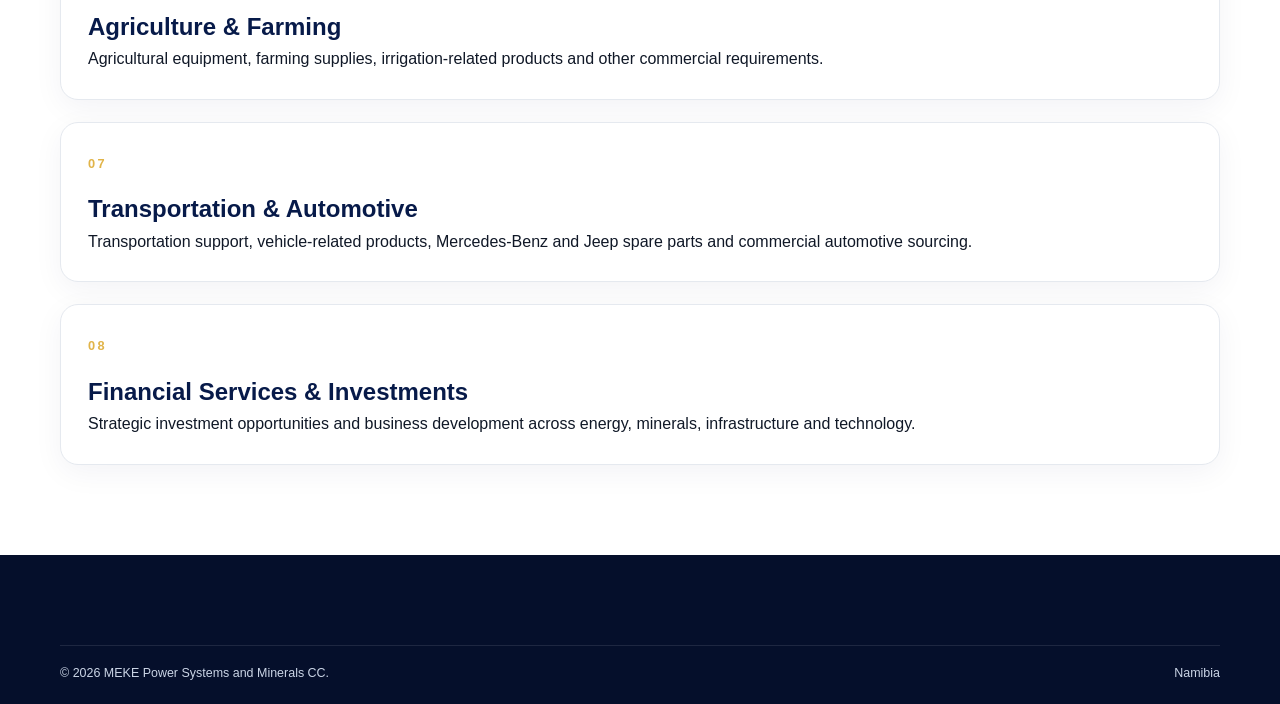
<file: sectors.html>
<!doctype html><html lang="en"><head><meta charset="utf-8"><meta name="viewport" content="width=device-width,initial-scale=1"><title>Sectors | MEKE Power Systems and Minerals CC</title><link rel="stylesheet" href="css/style.css"></head><body><header class="navbar"><div class="container nav-inner"><a class="brand" href="index.html"><img src="assets/meke-logo.png" alt="MEKE"></a><button class="menu">☰</button><nav class="nav-links"><a href="index.html">Home</a><a href="about.html">About</a><a class="active" href="sectors.html">Sectors</a><a href="products.html">Products</a><a href="services.html">Services</a><a href="contact.html">Contact</a></nav><a class="nav-cta" href="quote.html">Request a Quote</a></div></header><section class="page-hero"><div class="container"><span class="eyebrow">OUR SECTORS</span><h1>Capabilities across<br>multiple industries.</h1><p>Our diversified model allows us to support clients with products, equipment, sourcing and strategic opportunities across a broad commercial landscape.</p></div></section><section class="section"><div class="container" style="display:grid;gap:22px"><article id="energy" class="card"><span class="eyebrow">01</span><h2 style="color:var(--navy)">Energy & Power</h2><p>Energy generation, electric power infrastructure construction, electrical products, power equipment, electric motors, renewable energy solutions and EV charging infrastructure.</p></article><article id="mining" class="card"><span class="eyebrow">02</span><h2 style="color:var(--navy)">Mining & Minerals</h2><p>Mineral sourcing and trading, mining equipment, industrial supplies and resource-related opportunities, including gold, diamonds, copper, lithium and other minerals.</p></article><article id="oil" class="card"><span class="eyebrow">03</span><h2 style="color:var(--navy)">Oil & Gas</h2><p>Commercial fuel sourcing and international supply support, subject to product specifications, quantities and applicable requirements.</p></article><article id="it" class="card"><span class="eyebrow">04</span><h2 style="color:var(--navy)">IT Products & Equipment</h2><p>Computers, hardware, software, networking equipment, peripherals and technology infrastructure for businesses and institutions.</p></article><article id="medical" class="card"><span class="eyebrow">05</span><h2 style="color:var(--navy)">Medical & Pharmaceutical</h2><p>Medical equipment, healthcare supplies, consumables and pharmaceutical product sourcing through appropriate supply channels.</p></article><article id="agriculture" class="card"><span class="eyebrow">06</span><h2 style="color:var(--navy)">Agriculture & Farming</h2><p>Agricultural equipment, farming supplies, irrigation-related products and other commercial requirements.</p></article><article id="transport" class="card"><span class="eyebrow">07</span><h2 style="color:var(--navy)">Transportation & Automotive</h2><p>Transportation support, vehicle-related products, Mercedes-Benz and Jeep spare parts and commercial automotive sourcing.</p></article><article id="investments" class="card"><span class="eyebrow">08</span><h2 style="color:var(--navy)">Financial Services & Investments</h2><p>Strategic investment opportunities and business development across energy, minerals, infrastructure and technology.</p></article></div></section><footer class="footer"><div class="container copyright"><span>© <span id="year"></span> MEKE Power Systems and Minerals CC.</span><span>Namibia</span></div></footer><script src="js/main.js"></script></body></html>
</file>
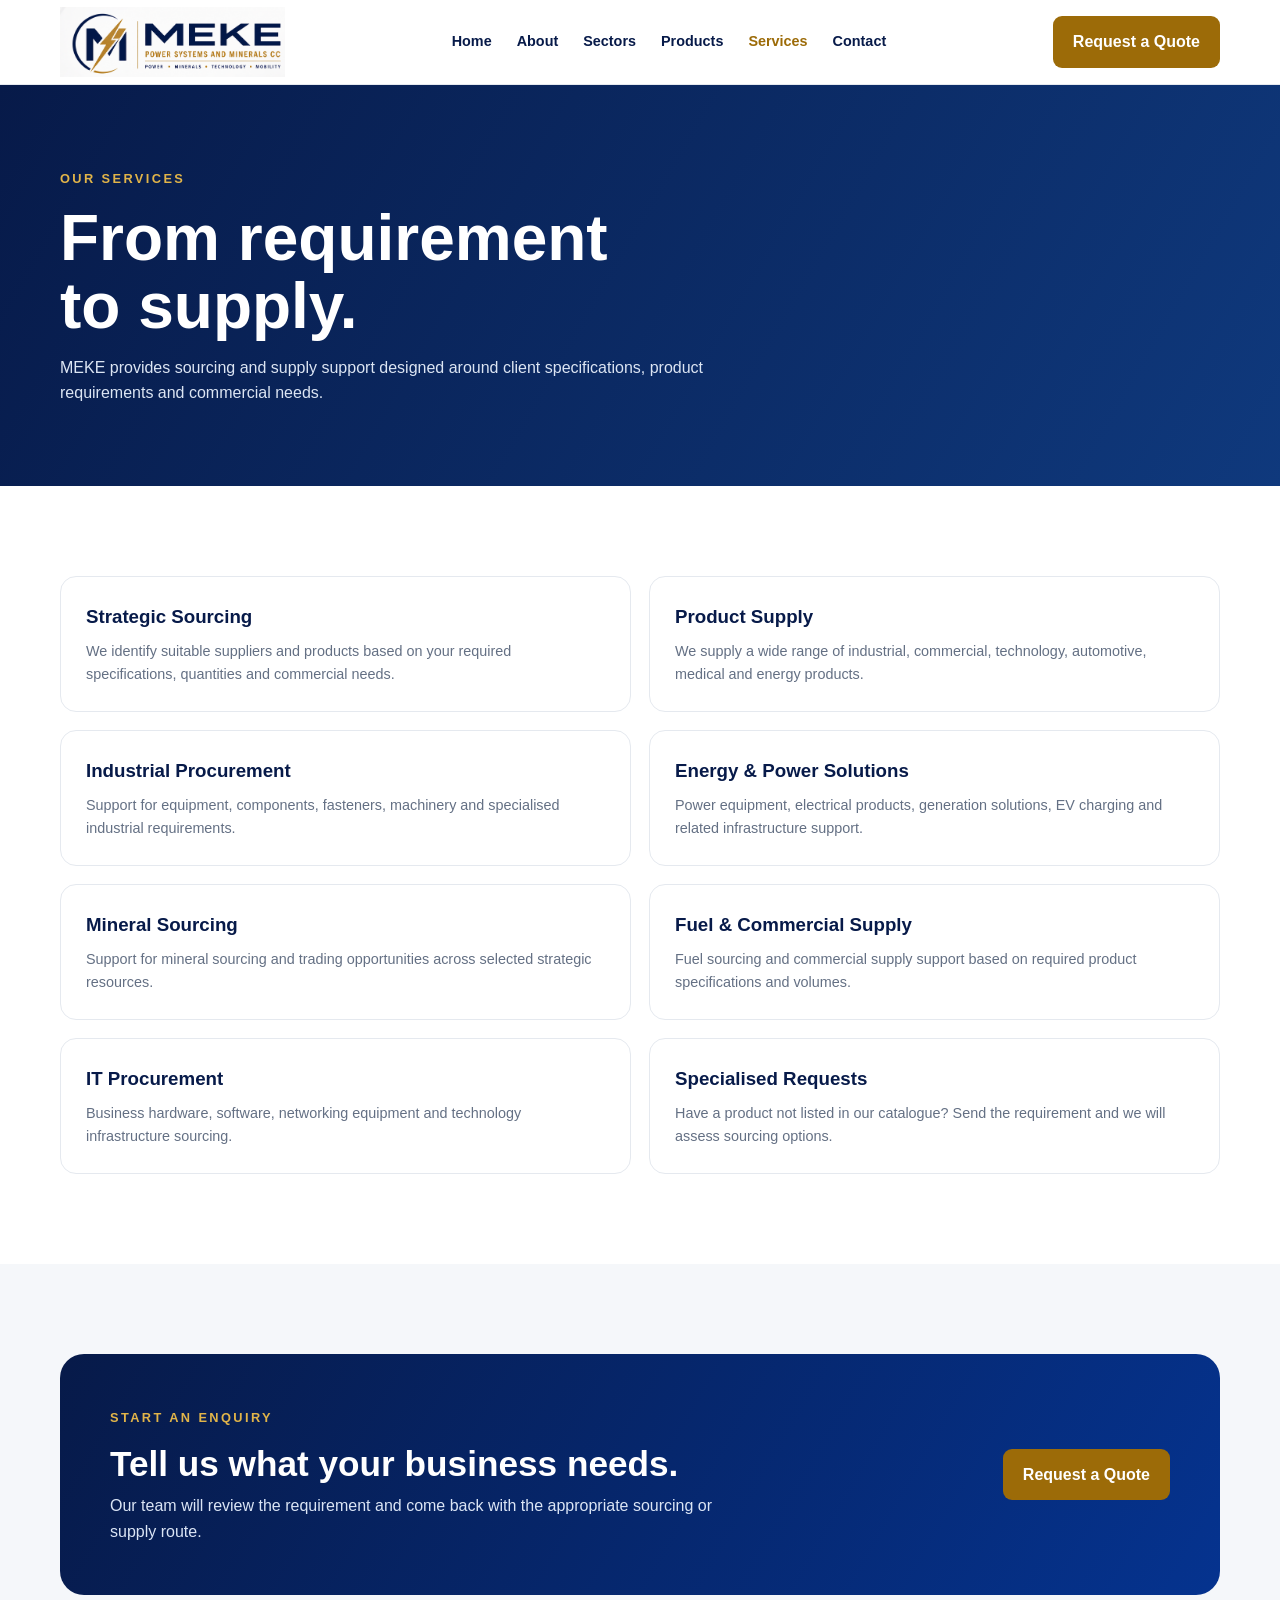
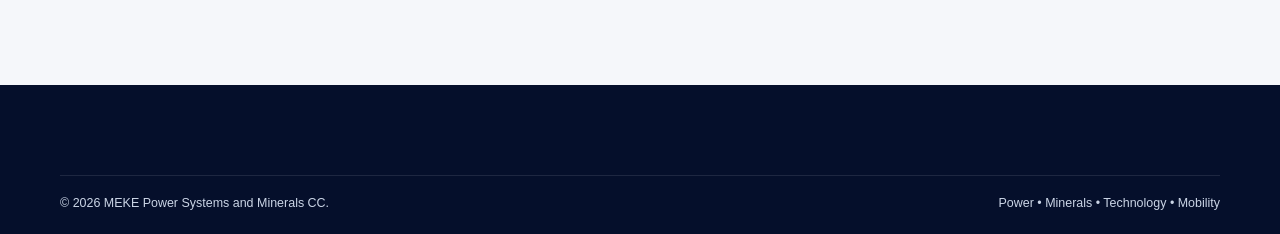
<file: services.html>
<!doctype html><html lang="en"><head><meta charset="utf-8"><meta name="viewport" content="width=device-width,initial-scale=1"><title>Services | MEKE Power Systems and Minerals CC</title><link rel="stylesheet" href="css/style.css"></head><body><header class="navbar"><div class="container nav-inner"><a class="brand" href="index.html"><img src="assets/meke-logo.png" alt="MEKE"></a><button class="menu">☰</button><nav class="nav-links"><a href="index.html">Home</a><a href="about.html">About</a><a href="sectors.html">Sectors</a><a href="products.html">Products</a><a class="active" href="services.html">Services</a><a href="contact.html">Contact</a></nav><a class="nav-cta" href="quote.html">Request a Quote</a></div></header><section class="page-hero"><div class="container"><span class="eyebrow">OUR SERVICES</span><h1>From requirement<br>to supply.</h1><p>MEKE provides sourcing and supply support designed around client specifications, product requirements and commercial needs.</p></div></section><section class="section"><div class="container"><div class="service-list"><article class="service"><h3>Strategic Sourcing</h3><p>We identify suitable suppliers and products based on your required specifications, quantities and commercial needs.</p></article><article class="service"><h3>Product Supply</h3><p>We supply a wide range of industrial, commercial, technology, automotive, medical and energy products.</p></article><article class="service"><h3>Industrial Procurement</h3><p>Support for equipment, components, fasteners, machinery and specialised industrial requirements.</p></article><article class="service"><h3>Energy & Power Solutions</h3><p>Power equipment, electrical products, generation solutions, EV charging and related infrastructure support.</p></article><article class="service"><h3>Mineral Sourcing</h3><p>Support for mineral sourcing and trading opportunities across selected strategic resources.</p></article><article class="service"><h3>Fuel & Commercial Supply</h3><p>Fuel sourcing and commercial supply support based on required product specifications and volumes.</p></article><article class="service"><h3>IT Procurement</h3><p>Business hardware, software, networking equipment and technology infrastructure sourcing.</p></article><article class="service"><h3>Specialised Requests</h3><p>Have a product not listed in our catalogue? Send the requirement and we will assess sourcing options.</p></article></div></div></section><section class="section alt"><div class="container"><div class="banner"><div><span class="eyebrow">START AN ENQUIRY</span><h2>Tell us what your business needs.</h2><p>Our team will review the requirement and come back with the appropriate sourcing or supply route.</p></div><a class="btn btn-gold" href="quote.html">Request a Quote</a></div></div></section><footer class="footer"><div class="container copyright"><span>© <span id="year"></span> MEKE Power Systems and Minerals CC.</span><span>Power • Minerals • Technology • Mobility</span></div></footer><script src="js/main.js"></script></body></html>
</file>
<file: css/style.css>
:root {
    --navy: #071a49;
    --navy2: #05338f;
    --gold: #9c6b08;
    --gold2: #e1b449;
    --ink: #101827;
    --muted: #647084;
    --light: #f5f7fa;
    --white: #fff;
    --line: #e5e9ef;
    --shadow: 0 18px 50px rgba(7, 26, 73, .10);
    --radius: 18px
}

* {
    box-sizing: border-box;
    margin: 0;
    padding: 0
}

html {
    scroll-behavior: smooth
}

body {
    font-family: Inter, Segoe UI, Arial, sans-serif;
    color: var(--ink);
    background: #fff;
    line-height: 1.6
}

a {
    text-decoration: none;
    color: inherit
}

img {
    max-width: 100%;
    display: block
}

.container {
    width: min(1160px, 92%);
    margin: auto
}

.topbar {
    background: var(--navy);
    color: #fff;
    font-size: .85rem
}

.topbar .container {
    display: flex;
    justify-content: space-between;
    gap: 20px;
    padding: 8px 0
}

.navbar {
    position: sticky;
    top: 0;
    z-index: 1000;
    background: rgba(255, 255, 255, .96);
    backdrop-filter: blur(12px);
    border-bottom: 1px solid var(--line)
}

.nav-inner {
    min-height: 84px;
    display: flex;
    align-items: center;
    justify-content: space-between;
    gap: 24px
}

.brand img {
    width: 225px;
    height: auto
}

.nav-links {
    display: flex;
    align-items: center;
    gap: 25px;
    font-size: .9rem;
    font-weight: 700;
    color: var(--navy)
}

.nav-links a:hover,
.nav-links a.active {
    color: var(--gold)
}

.nav-cta,
.btn {
    display: inline-flex;
    align-items: center;
    justify-content: center;
    gap: 9px;
    border: 0;
    border-radius: 9px;
    padding: 13px 20px;
    font-weight: 800;
    cursor: pointer;
    transition: .2s
}

.nav-cta,
.btn-gold {
    background: var(--gold);
    color: #fff
}

.nav-cta:hover,
.btn-gold:hover {
    background: #a9760e;
    transform: translateY(-1px)
}

.btn-navy {
    background: var(--navy);
    color: #fff
}

.btn-outline {
    border: 1px solid #d7dce4;
    background: #fff;
    color: var(--navy)
}

.btn:hover {
    transform: translateY(-1px)
}

.menu {
    display: none;
    background: none;
    border: 0;
    font-size: 28px;
    color: var(--navy)
}

.hero {
    position: relative;
    overflow: hidden;
    background: var(--navy);
    color: #fff;
    min-height: 650px
}

.hero:after {
    content: "";
    position: absolute;
    inset: 0;
    background: linear-gradient(90deg, rgba(7, 26, 73, .98) 0%, rgba(7, 26, 73, .91) 40%, rgba(7, 26, 73, .38) 67%, rgba(7, 26, 73, .18) 100%)
}

.hero-bg {
    position: absolute;
    inset: 0;
    width: 100%;
    height: 100%;
    object-fit: cover;
    object-position: right center
}

.hero-content {
    position: relative;
    z-index: 1;
    min-height: 650px;
    display: flex;
    align-items: center
}

.hero-copy {
    max-width: 650px;
    padding: 80px 0
}

.eyebrow {
    display: inline-block;
    color: var(--gold2);
    font-size: .8rem;
    letter-spacing: 2.4px;
    font-weight: 900;
    text-transform: uppercase;
    margin-bottom: 16px
}

.hero h1 {
    font-size: clamp(2.7rem, 5.2vw, 5rem);
    line-height: 1.02;
    letter-spacing: -2px;
    margin-bottom: 22px
}

.hero h1 span {
    color: var(--gold2)
}

.hero p {
    font-size: 1.08rem;
    color: #e8edf7;
    max-width: 600px
}

.hero-actions {
    display: flex;
    gap: 12px;
    flex-wrap: wrap;
    margin-top: 30px
}

.hero .btn-outline {
    background: transparent;
    color: #fff;
    border-color: rgba(255, 255, 255, .45)
}

.trust-strip {
    margin-top: -48px;
    position: relative;
    z-index: 3
}

.trust-grid {
    background: #fff;
    border-radius: 18px;
    box-shadow: var(--shadow);
    display: grid;
    grid-template-columns: repeat(4, 1fr);
    padding: 25px
}

.trust-item {
    padding: 8px 22px;
    border-right: 1px solid var(--line)
}

.trust-item:last-child {
    border-right: 0
}

.trust-item strong {
    display: block;
    color: var(--navy);
    font-size: 1rem
}

.trust-item span {
    font-size: .82rem;
    color: var(--muted)
}

.section {
    padding: 90px 0
}

.section.alt {
    background: var(--light)
}

.section-head {
    max-width: 730px;
    margin-bottom: 42px
}

.section-head.center {
    text-align: center;
    margin-left: auto;
    margin-right: auto
}

.section-head h2 {
    font-size: clamp(2rem, 3.5vw, 3rem);
    line-height: 1.1;
    color: var(--navy);
    margin-bottom: 14px
}

.section-head p {
    color: var(--muted)
}

.gold-line {
    width: 62px;
    height: 4px;
    background: var(--gold);
    margin: 18px 0
}

.center .gold-line {
    margin: 18px auto
}

.sector-grid {
    display: grid;
    grid-template-columns: repeat(4, 1fr);
    gap: 18px
}

.card {
    background: #fff;
    border: 1px solid var(--line);
    border-radius: var(--radius);
    padding: 27px;
    box-shadow: 0 8px 30px rgba(7, 26, 73, .05)
}

.sector-card {
    min-height: 220px;
    position: relative;
    overflow: hidden;
    transition: .25s
}

.sector-card:hover {
    transform: translateY(-5px);
    box-shadow: var(--shadow);
    border-color: #d8b45e
}

.sector-icon {
    width: 48px;
    height: 48px;
    border-radius: 12px;
    background: #f8f0df;
    color: var(--gold);
    display: grid;
    place-items: center;
    font-size: 23px;
    margin-bottom: 22px
}

.sector-card h3 {
    color: var(--navy);
    font-size: 1.08rem;
    margin-bottom: 8px
}

.sector-card p {
    font-size: .9rem;
    color: var(--muted)
}

.sector-card a {
    display: inline-block;
    margin-top: 18px;
    color: var(--gold);
    font-weight: 800;
    font-size: .85rem
}

.split {
    display: grid;
    grid-template-columns: 1fr 1fr;
    gap: 60px;
    align-items: center
}

.about-panel {
    background: var(--navy);
    color: #fff;
    border-radius: 24px;
    padding: 44px;
    position: relative;
    overflow: hidden
}

.about-panel:before {
    content: "M";
    position: absolute;
    font-size: 240px;
    font-weight: 900;
    right: -20px;
    bottom: -100px;
    color: rgba(255, 255, 255, .04)
}

.about-panel h3 {
    font-size: 2rem;
    margin-bottom: 15px
}

.about-panel p {
    color: #dce4f3
}

.checklist {
    display: grid;
    gap: 14px;
    margin-top: 25px
}

.check {
    display: flex;
    gap: 12px;
    align-items: flex-start
}

.check b {
    color: var(--gold)
}

.stats {
    display: grid;
    grid-template-columns: repeat(4, 1fr);
    gap: 16px;
    margin-top: 30px
}

.stat {
    border-top: 3px solid var(--gold);
    padding-top: 14px
}

.stat strong {
    font-size: 1.7rem;
    color: var(--navy);
    display: block
}

.stat span {
    font-size: .82rem;
    color: var(--muted)
}

.product-grid {
    display: grid;
    grid-template-columns: repeat(3, 1fr);
    gap: 20px
}

.product-card {
    overflow: hidden;
    padding: 0;
    display: flex;
    flex-direction: column
}

.product-visual {
    height: 190px;
    background: linear-gradient(135deg, #eef2f7, #fff);
    display: grid;
    place-items: center;
    color: var(--navy);
    font-size: 54px;
    border-bottom: 1px solid var(--line)
}

.product-body {
    padding: 23px
}

.product-meta {
    display: flex;
    justify-content: space-between;
    gap: 12px;
    align-items: center;
    margin-bottom: 10px
}

.tag {
    font-size: .72rem;
    font-weight: 900;
    letter-spacing: .8px;
    text-transform: uppercase;
    color: var(--gold)
}

.availability {
    font-size: .72rem;
    font-weight: 800
}

.available {
    color: #16764b
}

.request {
    color: #b06d00
}

.unavailable {
    color: #9b3a3a
}

.product-body h3 {
    color: var(--navy);
    font-size: 1.1rem
}

.product-body p {
    font-size: .86rem;
    color: var(--muted);
    margin: 7px 0 17px
}

.product-actions {
    display: flex;
    gap: 9px;
    flex-wrap: wrap
}

.product-actions .btn {
    padding: 10px 13px;
    font-size: .8rem
}

.filters {
    display: flex;
    gap: 10px;
    flex-wrap: wrap;
    margin-bottom: 30px
}

.filter {
    border: 1px solid var(--line);
    background: #fff;
    border-radius: 999px;
    padding: 9px 15px;
    font-weight: 800;
    color: var(--navy);
    cursor: pointer
}

.filter.active,
.filter:hover {
    background: var(--navy);
    color: #fff;
    border-color: var(--navy)
}

.banner {
    background: linear-gradient(120deg, var(--navy), var(--navy2));
    color: #fff;
    border-radius: 24px;
    padding: 50px;
    display: flex;
    align-items: center;
    justify-content: space-between;
    gap: 30px
}

.banner h2 {
    font-size: 2.2rem;
    line-height: 1.1
}

.banner p {
    color: #dbe5f5;
    margin-top: 10px;
    max-width: 650px
}

.page-hero {
    background: linear-gradient(120deg, var(--navy), #0f397d);
    color: #fff;
    padding: 80px 0
}

.page-hero h1 {
    font-size: clamp(2.5rem, 5vw, 4rem);
    line-height: 1.05
}

.page-hero p {
    max-width: 720px;
    color: #dce5f3;
    margin-top: 15px
}

.service-list {
    display: grid;
    grid-template-columns: repeat(2, 1fr);
    gap: 18px
}

.service {
    padding: 25px;
    border: 1px solid var(--line);
    border-radius: 16px;
    background: #fff
}

.service h3 {
    color: var(--navy);
    margin-bottom: 8px
}

.service p {
    color: var(--muted);
    font-size: .9rem
}

.form-wrap {
    max-width: 900px;
    margin: auto;
    background: #fff;
    border: 1px solid var(--line);
    border-radius: 22px;
    padding: 35px;
    box-shadow: var(--shadow)
}

.form-grid {
    display: grid;
    grid-template-columns: 1fr 1fr;
    gap: 18px
}

.field {
    display: grid;
    gap: 7px
}

.field.full {
    grid-column: 1/-1
}

.field label {
    font-size: .84rem;
    font-weight: 800;
    color: var(--navy)
}

.field input,
.field select,
.field textarea {
    width: 100%;
    padding: 13px 14px;
    border: 1px solid #d9dfe7;
    border-radius: 9px;
    font: inherit;
    outline: none
}

.field input:focus,
.field select:focus,
.field textarea:focus {
    border-color: var(--gold);
    box-shadow: 0 0 0 3px rgba(197, 139, 24, .12)
}

.field textarea {
    min-height: 140px;
    resize: vertical
}

.form-note {
    font-size: .78rem;
    color: var(--muted);
    margin-top: 12px
}

.contact-grid {
    display: grid;
    grid-template-columns: .8fr 1.2fr;
    gap: 28px
}

.contact-card {
    background: var(--navy);
    color: #fff;
    border-radius: 22px;
    padding: 35px
}

.contact-card h3 {
    font-size: 1.8rem;
    margin-bottom: 15px
}

.contact-row {
    display: flex;
    gap: 14px;
    padding: 16px 0;
    border-bottom: 1px solid rgba(255, 255, 255, .12)
}

.contact-row:last-child {
    border-bottom: 0
}

.contact-row b {
    color: var(--gold2);
    display: block
}

.footer {
    background: #050f2b;
    color: #cbd5e6;
    padding: 55px 0 20px
}

.footer-grid {
    display: grid;
    grid-template-columns: 1.4fr 1fr 1fr 1fr;
    gap: 40px
}

.footer h4 {
    color: #fff;
    margin-bottom: 15px
}

.footer p,
.footer li {
    font-size: .84rem;
    color: #aebbd0
}

.footer ul {
    list-style: none;
    display: grid;
    gap: 8px
}

.footer a:hover {
    color: var(--gold2)
}

.footer-brand img {
    width: 240px;
    filter: brightness(0) invert(1);
    margin-bottom: 16px
}

.copyright {
    border-top: 1px solid rgba(255, 255, 255, .1);
    margin-top: 35px;
    padding-top: 18px;
    font-size: .78rem;
    display: flex;
    justify-content: space-between;
    gap: 15px
}

.quote-success {
    display: none;
    margin-top: 20px;
    background: #edf9f2;
    border: 1px solid #b9e5c9;
    color: #14663d;
    padding: 15px;
    border-radius: 10px
}

.empty {
    text-align: center;
    padding: 50px;
    color: var(--muted)
}

@media(max-width:950px) {
    .nav-links {
        display: none;
        position: absolute;
        left: 0;
        right: 0;
        top: 84px;
        background: #fff;
        padding: 20px;
        flex-direction: column;
        align-items: flex-start;
        border-bottom: 1px solid var(--line)
    }

    .nav-links.open {
        display: flex
    }

    .menu {
        display: block
    }

    .nav-cta {
        display: none
    }

    .sector-grid {
        grid-template-columns: repeat(2, 1fr)
    }

    .product-grid {
        grid-template-columns: repeat(2, 1fr)
    }

    .trust-grid {
        grid-template-columns: repeat(2, 1fr);
        gap: 15px
    }

    .trust-item:nth-child(2) {
        border-right: 0
    }

    .trust-item:nth-child(-n+2) {
        border-bottom: 1px solid var(--line);
        padding-bottom: 15px
    }

    .split,
    .contact-grid {
        grid-template-columns: 1fr
    }

    .footer-grid {
        grid-template-columns: 1fr 1fr
    }

    .hero {
        min-height: 600px
    }

    .hero-content {
        min-height: 600px
    }
}

@media(max-width:620px) {
    .topbar .container {
        flex-direction: column;
        gap: 2px
    }

    .nav-inner {
        min-height: 72px
    }

    .brand img {
        width: 180px
    }

    .nav-links {
        top: 72px
    }

    .hero-copy {
        padding: 55px 0
    }

    .hero h1 {
        letter-spacing: -1px
    }

    .section {
        padding: 65px 0
    }

    .sector-grid,
    .product-grid,
    .service-list,
    .form-grid,
    .footer-grid {
        grid-template-columns: 1fr
    }

    .field.full {
        grid-column: auto
    }

    .trust-grid {
        grid-template-columns: 1fr
    }

    .trust-item {
        border-right: 0 !important;
        border-bottom: 1px solid var(--line);
        padding: 12px 10px !important
    }

    .trust-item:last-child {
        border-bottom: 0
    }

    .banner {
        padding: 30px;
        flex-direction: column;
        align-items: flex-start
    }

    .banner h2 {
        font-size: 1.8rem
    }

    .copyright {
        flex-direction: column
    }
}
</file>
